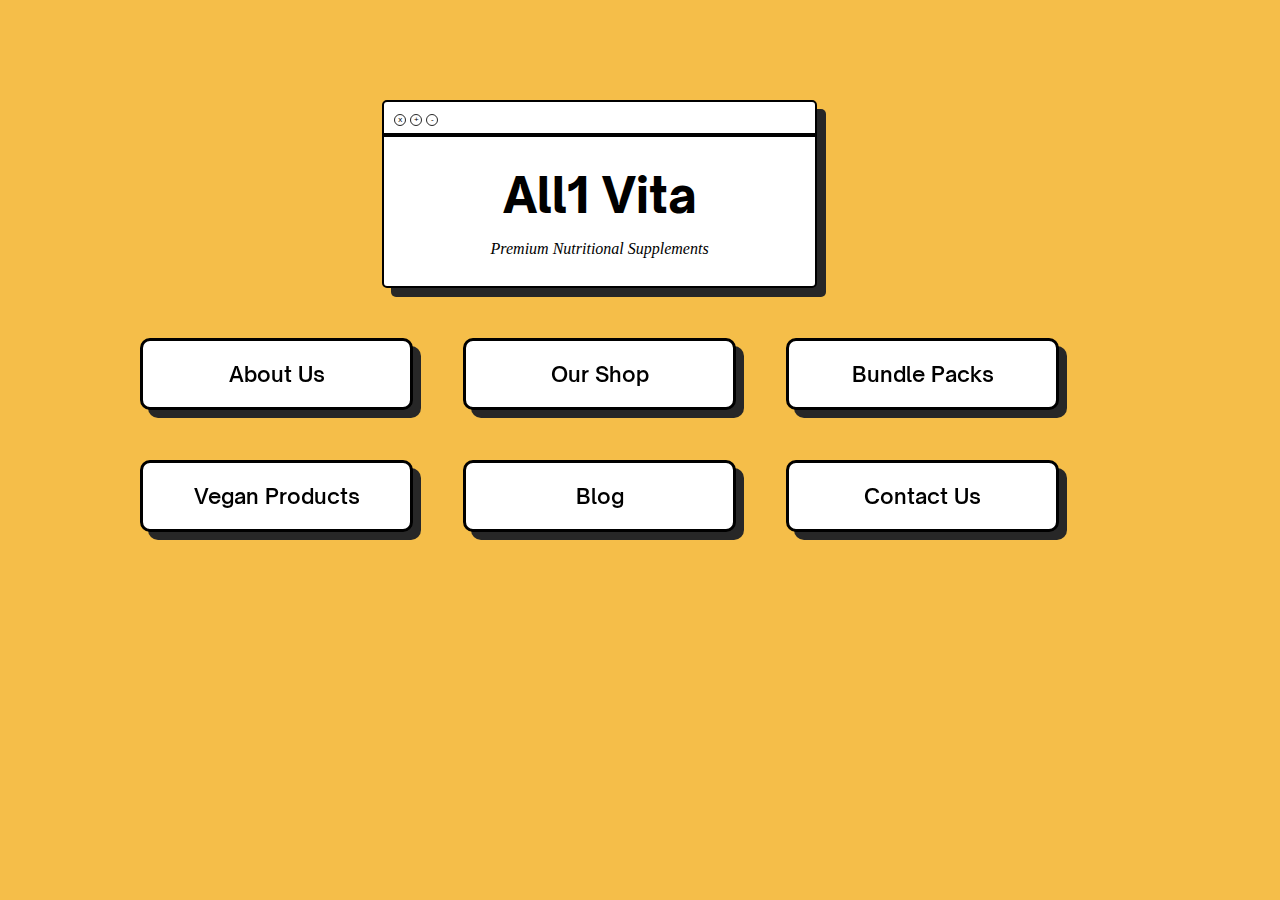
<file: vanilla/day-02/index.html>
<!DOCTYPE html>
<html lang="en">

<head>
  <meta charset="UTF-8">
  <meta http-equiv="X-UA-Compatible" content="IE=edge">
  <meta name="viewport" content="width=device-width, initial-scale=1.0">
  <link rel="stylesheet" href="./style.css">
  <title>Canva Series Day 2</title>
</head>

<body>

  <div class="wrapper">

    <header class="hero">
      <div class="window-btn-group">
        <button class="window-btn ext-btn">x</button>
        <button class="window-btn max-btn">+</button>
        <button class="window-btn min-btn">-</button>
      </div>
      <div class="hero-content">
        <h1>All1 Vita</h1>
        <p><i>Premium Nutritional Supplements</i></p>
      </div>
    </header>

    <button class="main-btn about">About Us</button>
    <button class="main-btn shop">Our Shop</button>
    <button class="main-btn bundle">Bundle Packs</button>
    <button class="main-btn products">Vegan Products</button>
    <button class="main-btn blog">Blog</button>
    <button class="main-btn contact">Contact Us</button>

  </div>

</body>

</html>
</file>
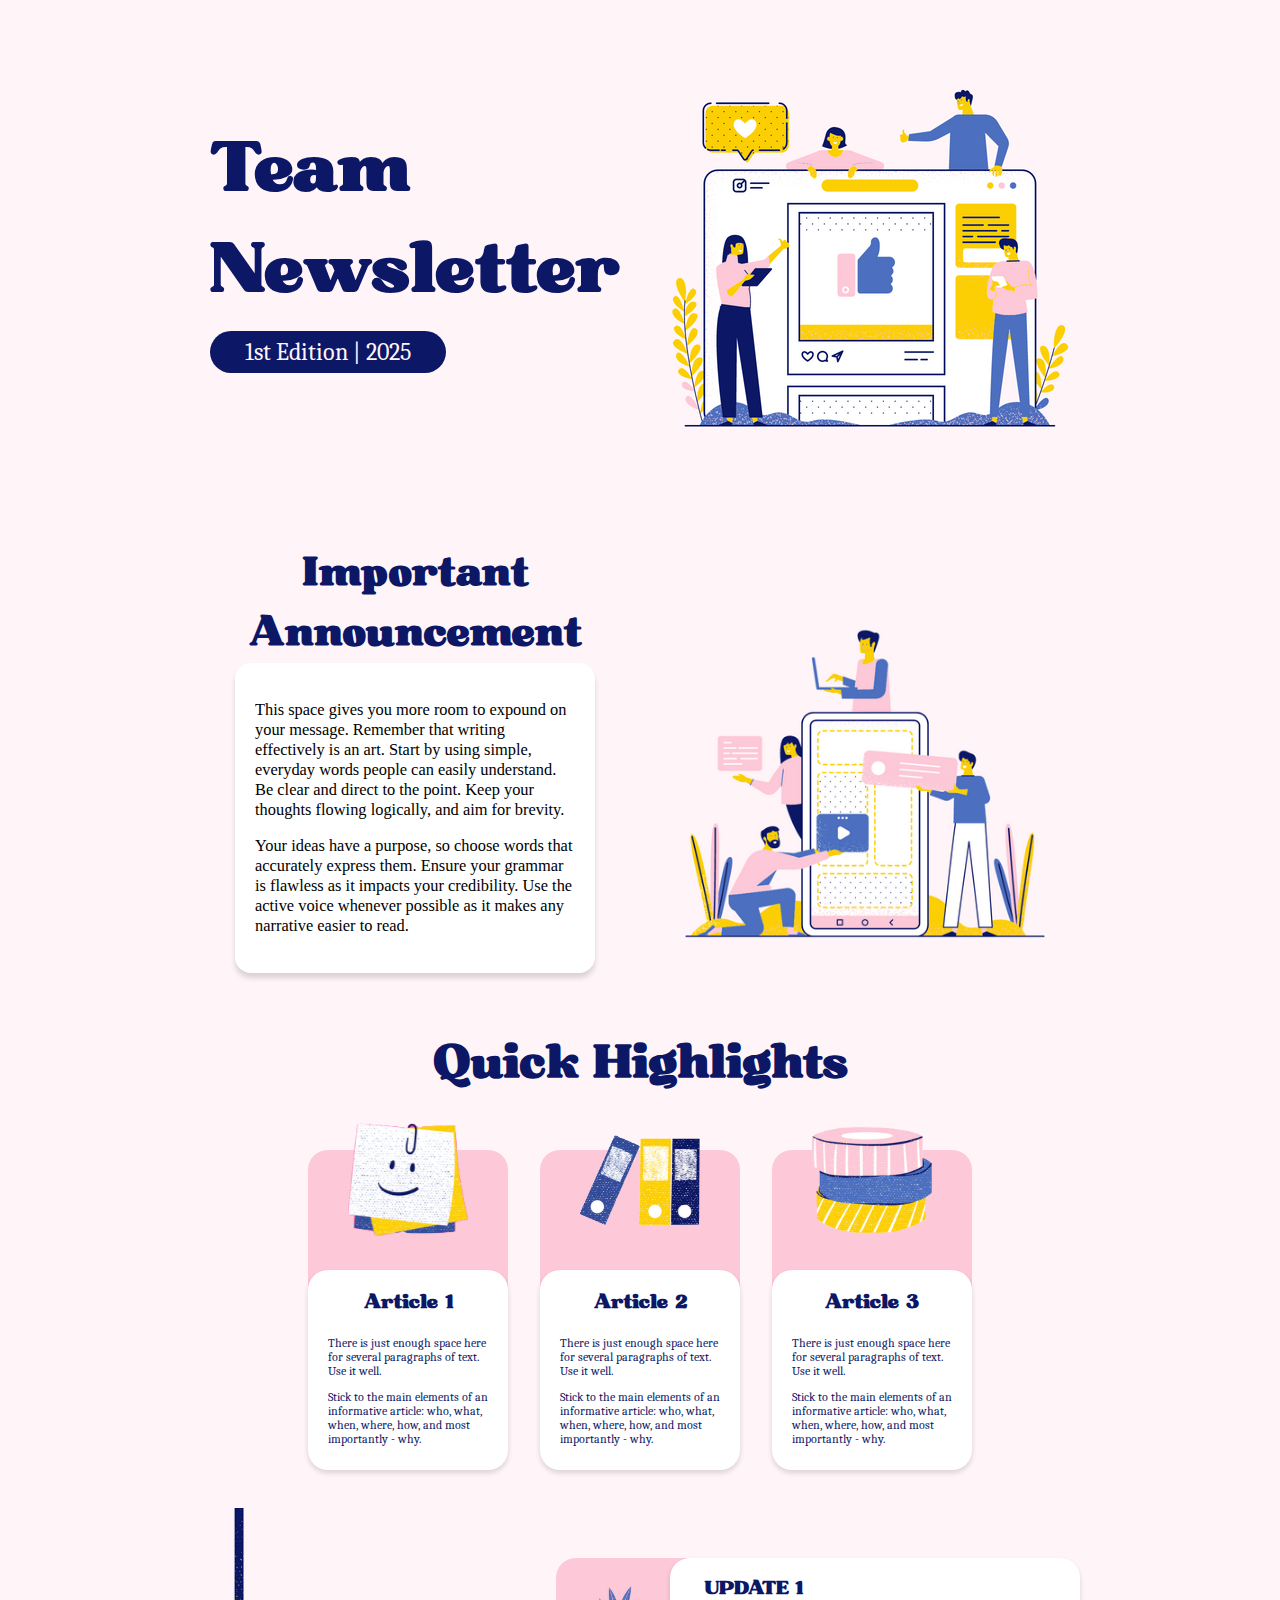
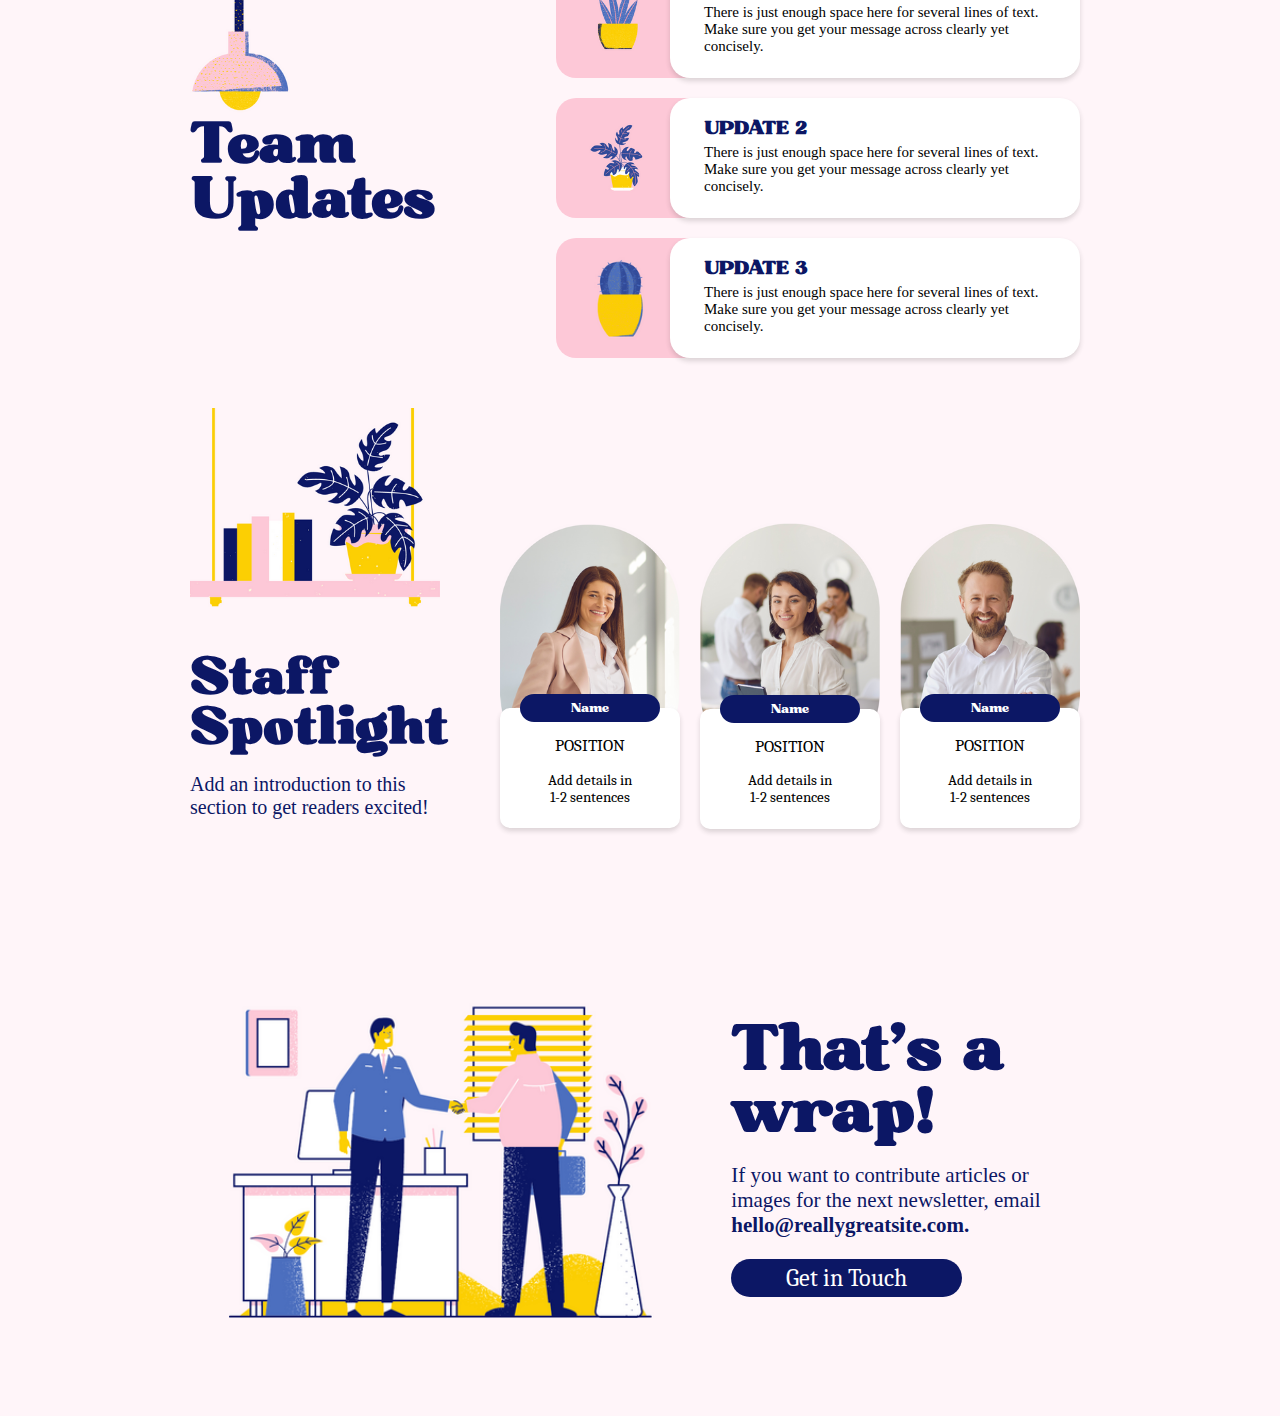
<file: vanilla/day-05/index.html>
<!DOCTYPE html>
<html lang="en">

<head>
  <meta charset="UTF-8">
  <meta http-equiv="X-UA-Compatible" content="IE=edge">
  <meta name="viewport" content="width=device-width, initial-scale=1.0">
  <link rel="stylesheet" href="style.css">
  <title>Canva Series Day 5</title>
</head>

<body>

  <section class="home">
    <div class="left">
      <h1>Team<br>Newsletter</h1>
      <p class="subtitle">1st Edition | 2025</p>
    </div>
    <img src="./public/img-1.png" alt="" srcset="">
  </section>

  <section class="announcements">
    <div>
      <h2>Important<br>Announcement</h2>
      <div class="text-block">
        <p>This space gives you more room to expound on your message. Remember that writing effectively is an art. Start
          by using simple, everyday words people can easily understand. Be clear and direct to the point. Keep your
          thoughts flowing logically, and aim for brevity.
        </p>
        <p>
          Your ideas have a purpose, so choose words that accurately express them. Ensure your grammar is flawless as it
          impacts your credibility. Use the active voice whenever possible as it makes any narrative easier to read.
        </p>
      </div>
    </div>
    <img src="./public/img-2.png" alt="">
  </section>

  <section class="highlights">
    <h2>Quick Highlights</h2>
    <div class="articles">
      <article>
        <div class="article-top">
          <img class="article-img" src="./public/post-it.png" alt="" srcset="">
        </div>
        <div class="article-bottom">
          <h3>Article 1</h3>
          <p>There is just enough space here for several paragraphs of text. Use it well.</p>
          <p>Stick to the main elements of an informative article: who, what, when, where, how, and most importantly -
            why.</p>
        </div>
      </article>

      <article>
        <div class="article-top">
          <img class="article-img" src="./public/books.png" alt="" srcset="">
        </div>
        <div class="article-bottom">
          <h3>Article 2</h3>
          <p>There is just enough space here for several paragraphs of text. Use it well.</p>
          <p>Stick to the main elements of an informative article: who, what, when, where, how, and most importantly -
            why.</p>
        </div>
      </article>

      <article>
        <div class="article-top">
          <img class="article-img" src="./public/tape.png" alt="" srcset="">
        </div>
        <div class="article-bottom">
          <h3>Article 3</h3>
          <p>There is just enough space here for several paragraphs of text. Use it well.</p>
          <p>Stick to the main elements of an informative article: who, what, when, where, how, and most importantly -
            why.</p>
        </div>
      </article>
    </div>
  </section>

  <section class="updates">
    <div>
      <img src="./public/lamp.png" alt="">
      <h2>Team<br>Updates</h2>
    </div>

    <div class="update-card-group">
      <div class="update-card">
        <div class="update-left">
          <img class="update-img" src="./public/plant-1.png" alt="" srcset="">
        </div>
        <div class="update-right">
          <h3>UPDATE 1</h3>
          <p>There is just enough space here for several lines of text. Make sure you get your message across clearly
            yet concisely.</p>
        </div>
      </div>

      <div class="update-card">
        <div class="update-left">
          <img class="update-img" src="./public/plant-2.png" alt="" srcset="">
        </div>
        <div class="update-right">
          <h3>UPDATE 2</h3>
          <p>There is just enough space here for several lines of text. Make sure you get your message across clearly
            yet concisely.</p>
        </div>
      </div>

      <div class="update-card">
        <div class="update-left">
          <img class="update-img" src="./public/plant-3.png" alt="" srcset="">
        </div>
        <div class="update-right">
          <h3>UPDATE 3</h3>
          <p>There is just enough space here for several lines of text. Make sure you get your message across clearly
            yet concisely.</p>
        </div>
      </div>
    </div>
  </section>

  <section class="spotlight">
    <div>
      <img class="spotlight-img" src="./public/shelf.png" alt="shelf" srcset="">
      <h2>Staff<br>Spotlight</h2>
      <p>Add an introduction to this section to get readers excited!</p>
    </div>

    <div class="profile-card-group">
      <div class="profile-card">
        <img src="./public/person-1.png" alt="" srcset="">
        <div class="profile-bio">
          <p class="name-p">Name</p>
          <p class="position-p">POSITION</p>
          <p class="content-p">Add details in 1-2 sentences</p>
        </div>
      </div>

      <div class="profile-card">
        <img src="./public/person-2.png" alt="" srcset="">
        <div class="profile-bio">
          <p class="name-p">Name</p>
          <p class="position-p">POSITION</p>
          <p class="content-p">Add details in 1-2 sentences</p>
        </div>
      </div>

      <div class="profile-card">
        <img src="./public/person-3.png" alt="" srcset="">
        <div class="profile-bio">
          <p class="name-p">Name</p>
          <p class="position-p">POSITION</p>
          <p class="content-p">Add details in 1-2 sentences</p>
        </div>
      </div>
    </div>
  </section>

  <section class="contact">
    <img src="./public/img-3.png" alt="">
    <div class="wrap">
      <h2>That's a wrap!</h2>
      <p>If you want to contribute articles or images for the next newsletter, email <b>hello@reallygreatsite.com.</b>
      </p>
      <button>Get in Touch</button>
    </div>
  </section>

</body>

</html>
</file>
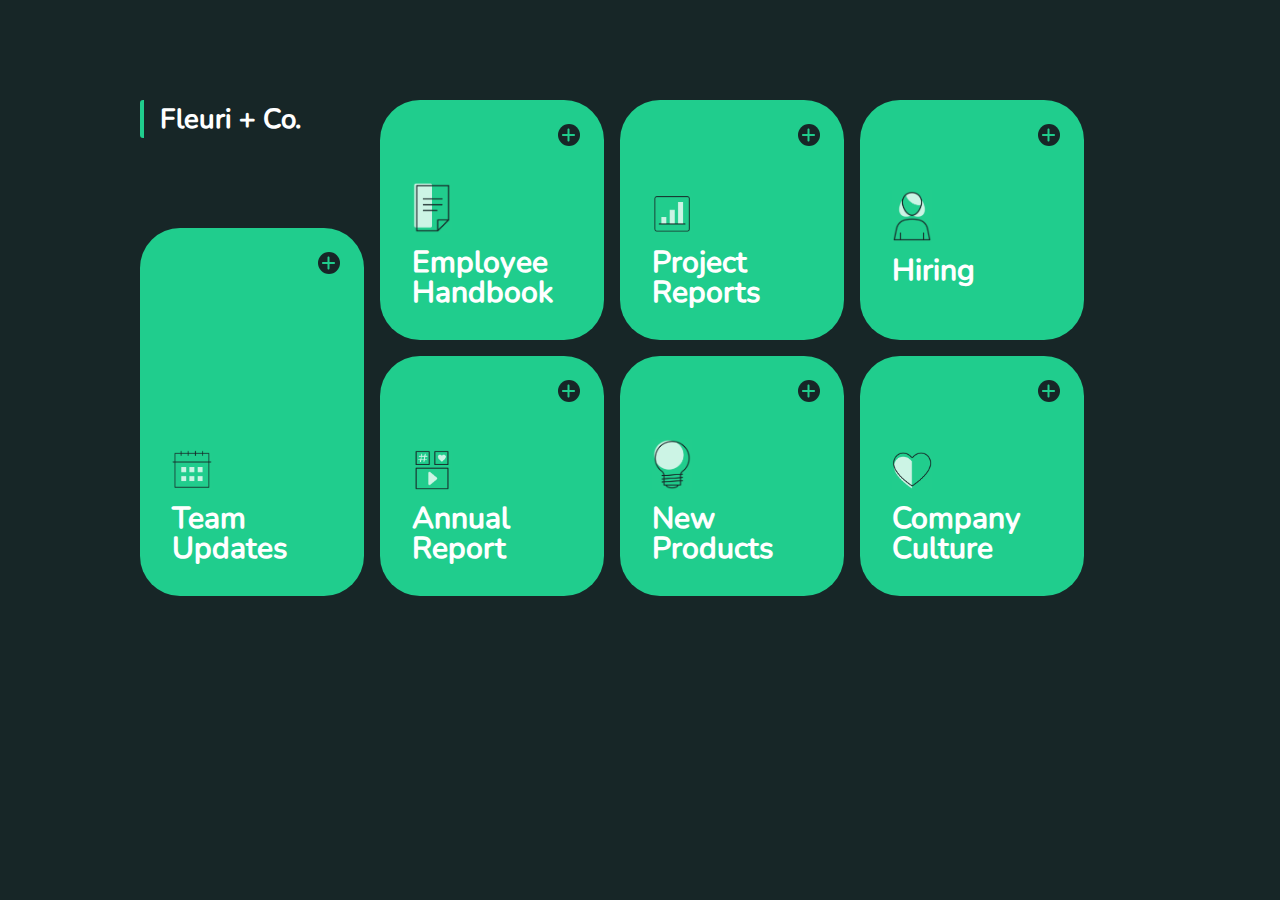
<file: vanilla/day-06/index.html>
<!DOCTYPE html>
<html lang="en">

<head>
  <meta charset="UTF-8">
  <meta http-equiv="X-UA-Compatible" content="IE=edge">
  <meta name="viewport" content="width=device-width, initial-scale=1.0">
  <link rel="stylesheet" href="style.css">
  <title>Canva Series Day 6</title>
</head>

<body>

  <main class="wrapper">
    <div class="title">
      <h1 class="title-text">Fleuri + Co.</h1>
    </div>

    <div class="updates -card">
      <button class="plus-btn">
        <svg class="plus-symbol" xmlns="http://www.w3.org/2000/svg"
          viewBox="0 0 448 512"><!--! Font Awesome Pro 6.3.0 by @fontawesome - https://fontawesome.com License - https://fontawesome.com/license (Commercial License) Copyright 2023 Fonticons, Inc. -->
          <path
            d="M240 80c0-17.7-14.3-32-32-32s-32 14.3-32 32V224H32c-17.7 0-32 14.3-32 32s14.3 32 32 32H176V432c0 17.7 14.3 32 32 32s32-14.3 32-32V288H384c17.7 0 32-14.3 32-32s-14.3-32-32-32H240V80z" />
        </svg></button>
      <div class="-body">
        <img class="icon" src="./public/calendar.png" alt="" srcset="">
        <h2>Team Updates</h2>
      </div>
    </div>

    <div class="handbook -card">
      <button class="plus-btn">
        <svg class="plus-symbol" xmlns="http://www.w3.org/2000/svg"
          viewBox="0 0 448 512"><!--! Font Awesome Pro 6.3.0 by @fontawesome - https://fontawesome.com License - https://fontawesome.com/license (Commercial License) Copyright 2023 Fonticons, Inc. -->
          <path
            d="M240 80c0-17.7-14.3-32-32-32s-32 14.3-32 32V224H32c-17.7 0-32 14.3-32 32s14.3 32 32 32H176V432c0 17.7 14.3 32 32 32s32-14.3 32-32V288H384c17.7 0 32-14.3 32-32s-14.3-32-32-32H240V80z" />
        </svg></button>
      <div class="-body">
        <img class="icon" src="./public/doc.png" alt="" srcset="">
        <h2>Employee Handbook</h2>
      </div>
    </div>

    <div class="report -card">
      <button class="plus-btn">
        <svg class="plus-symbol" xmlns="http://www.w3.org/2000/svg"
          viewBox="0 0 448 512"><!--! Font Awesome Pro 6.3.0 by @fontawesome - https://fontawesome.com License - https://fontawesome.com/license (Commercial License) Copyright 2023 Fonticons, Inc. -->
          <path
            d="M240 80c0-17.7-14.3-32-32-32s-32 14.3-32 32V224H32c-17.7 0-32 14.3-32 32s14.3 32 32 32H176V432c0 17.7 14.3 32 32 32s32-14.3 32-32V288H384c17.7 0 32-14.3 32-32s-14.3-32-32-32H240V80z" />
        </svg></button>
      <div class="-body">
        <img class="icon" src="./public/play.png" alt="" srcset="">
        <h2>Annual Report</h2>
      </div>
    </div>

    <div class="projects -card">
      <button class="plus-btn">
        <svg class="plus-symbol" xmlns="http://www.w3.org/2000/svg"
          viewBox="0 0 448 512"><!--! Font Awesome Pro 6.3.0 by @fontawesome - https://fontawesome.com License - https://fontawesome.com/license (Commercial License) Copyright 2023 Fonticons, Inc. -->
          <path
            d="M240 80c0-17.7-14.3-32-32-32s-32 14.3-32 32V224H32c-17.7 0-32 14.3-32 32s14.3 32 32 32H176V432c0 17.7 14.3 32 32 32s32-14.3 32-32V288H384c17.7 0 32-14.3 32-32s-14.3-32-32-32H240V80z" />
        </svg></button>
      <div class="-body">
        <img class="icon" src="./public/graph.png" alt="" srcset="">
        <h2>Project Reports</h2>
      </div>
    </div>

    <div class="products -card">
      <button class="plus-btn">
        <svg class="plus-symbol" xmlns="http://www.w3.org/2000/svg"
          viewBox="0 0 448 512"><!--! Font Awesome Pro 6.3.0 by @fontawesome - https://fontawesome.com License - https://fontawesome.com/license (Commercial License) Copyright 2023 Fonticons, Inc. -->
          <path
            d="M240 80c0-17.7-14.3-32-32-32s-32 14.3-32 32V224H32c-17.7 0-32 14.3-32 32s14.3 32 32 32H176V432c0 17.7 14.3 32 32 32s32-14.3 32-32V288H384c17.7 0 32-14.3 32-32s-14.3-32-32-32H240V80z" />
        </svg></button>
      <div class="-body">
        <img class="icon" src="./public/bulb.png" alt="" srcset="">
        <h2>New Products</h2>
      </div>
    </div>

    <div class="hiring -card">
      <button class="plus-btn">
        <svg class="plus-symbol" xmlns="http://www.w3.org/2000/svg"
          viewBox="0 0 448 512"><!--! Font Awesome Pro 6.3.0 by @fontawesome - https://fontawesome.com License - https://fontawesome.com/license (Commercial License) Copyright 2023 Fonticons, Inc. -->
          <path
            d="M240 80c0-17.7-14.3-32-32-32s-32 14.3-32 32V224H32c-17.7 0-32 14.3-32 32s14.3 32 32 32H176V432c0 17.7 14.3 32 32 32s32-14.3 32-32V288H384c17.7 0 32-14.3 32-32s-14.3-32-32-32H240V80z" />
        </svg></button>
      <div class="-body">
        <img class="icon" src="./public/figure.png" alt="" srcset="">
        <h2>Hiring</h2><br>
      </div>
    </div>

    <div class="culture -card">
      <button class="plus-btn">
        <svg class="plus-symbol" xmlns="http://www.w3.org/2000/svg"
          viewBox="0 0 448 512"><!--! Font Awesome Pro 6.3.0 by @fontawesome - https://fontawesome.com License - https://fontawesome.com/license (Commercial License) Copyright 2023 Fonticons, Inc. -->
          <path
            d="M240 80c0-17.7-14.3-32-32-32s-32 14.3-32 32V224H32c-17.7 0-32 14.3-32 32s14.3 32 32 32H176V432c0 17.7 14.3 32 32 32s32-14.3 32-32V288H384c17.7 0 32-14.3 32-32s-14.3-32-32-32H240V80z" />
        </svg></button>
      <div class="-body">
        <img class="icon" src="./public/heart.png" alt="" srcset="">
        <h2>Company Culture</h2>
      </div>
    </div>
  </main>
</body>

</html>
</file>
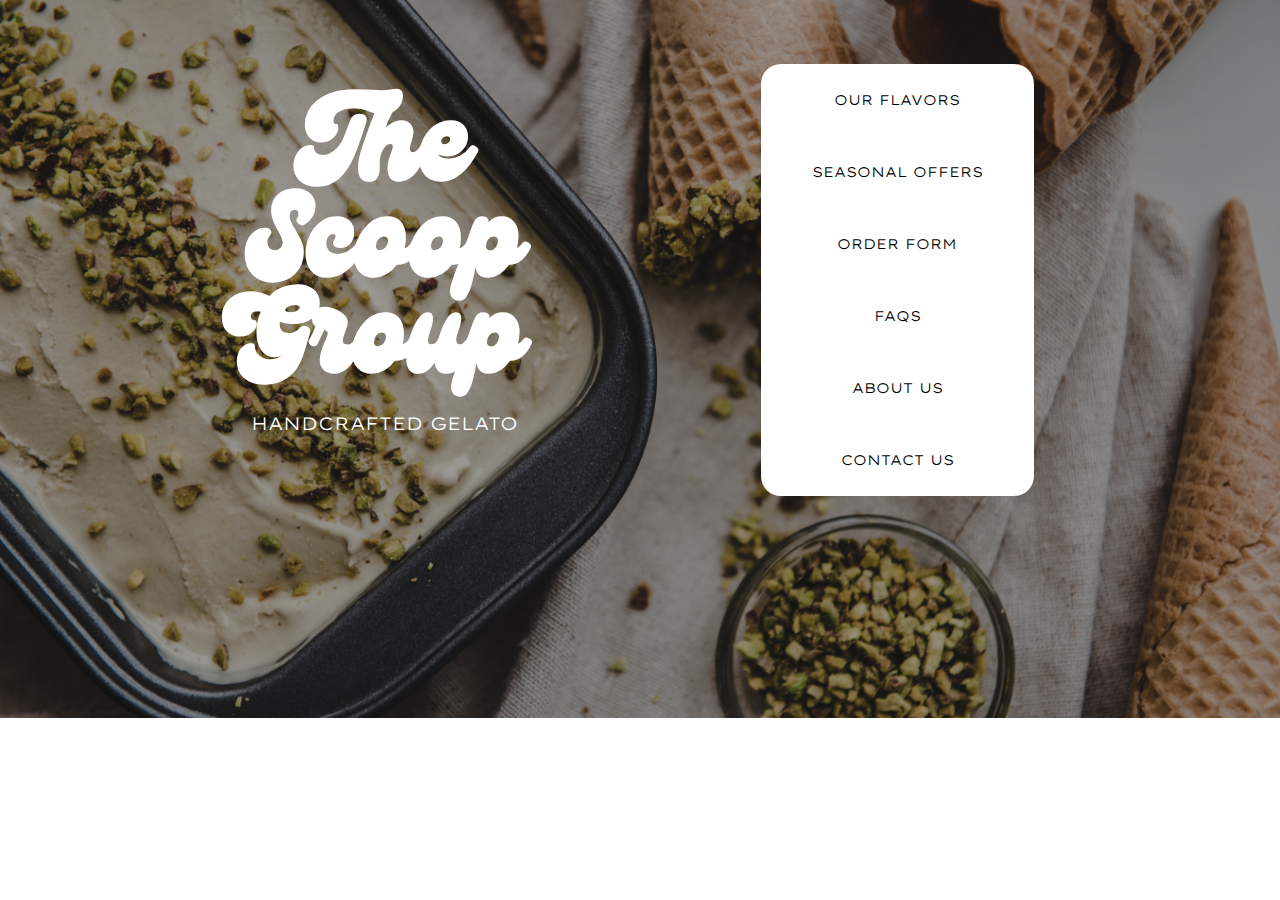
<file: vanilla/day-07/index.html>
<!DOCTYPE html>
<html lang="en">

<head>
  <meta charset="UTF-8">
  <meta http-equiv="X-UA-Compatible" content="IE=edge">
  <meta name="viewport" content="width=device-width, initial-scale=1.0">
  <link rel="stylesheet" href="style.css">
  <title>Canva Series Day 7</title>
</head>

<body>
  <main class="wrapper">
    <section id="left" class="left">
      <h1 class="title">The<br>Scoop<br>Group</h1>
      <p class="subtitle">HANDCRAFTED GELATO</p>
    </section>

    <section id="right" class="right">
      <ul class="btn-group">
        <li class="list-btn btn-first">OUR FLAVORS</li>
        <li class="list-btn">SEASONAL OFFERS</li>
        <li class="list-btn">ORDER FORM</li>
        <li class="list-btn">FAQS</li>
        <li class="list-btn">ABOUT US</li>
        <li class="list-btn btn-last">CONTACT US</li>
      </ul>
    </section>
  </main>
</body>

</html>
</file>
<file: vanilla/day-02/style.css>
@font-face {
  font-family: 'OSS-SemiBold';
  src: url('./public/OpenSauceSans-SemiBold.ttf');
}

@font-face {
  font-family: 'OSS-Bold';
  src: url('./public/OpenSauceSans-ExtraBold.ttf');
}

/* ### Grid ### */

.wrapper {
  width: 1000px;
  margin: 100px auto;
  display: grid;
  grid-template-columns: repeat(13, 1fr);
  gap: 50px;
  grid-auto-rows: minmax(50px, auto);
}

.hero {
  grid-column: 4 / 10;
  grid-row: 1 / 3
}

.about {
  grid-column: 1 / 5;
  grid-row: 3
}

.shop {
  grid-column: 5 / 9;
  grid-row: 3
}

.bundle {
  grid-column: 9 / 13;
  grid-row: 3
}

.products {
  grid-column: 1 / 5;
  grid-row: 4
}

.blog {
  grid-column: 5 / 9;
  grid-row: 4
}

.contact {
  grid-column: 9 / 13;
  grid-row: 4
}

/* ### Styles ### */

body {
  background-color: #f5be49;
}

p {
  font-family: 'Times New Roman', Times, serif;
}

.window-btn-group {
  padding: 6px 0 7px 10px;
  border-bottom: 4px solid black;
}

.window-btn {
  font-family: 'Lucida Sans', Verdana, sans-serif;
  font-weight: 100;
  font-size: 8px;
  height: 12px;
  width: 12px;
  align-items: center;
  line-height: 8px;
  background-color: white;
  border-radius: 50%;
  border: .5px solid #272727;
  padding: 0;
  cursor: pointer;
}

.hero {
  background-color: white;
  border: 2px solid black;
  border-radius: 5px;
  /* x | y | blur| spread | color */
  box-shadow: 9px 9px #272727;
}
.hero-content {
  text-align: center;
  padding: 12px;
}

.hero-content>h1 {
  font-family: 'OSS-Bold', Verdana, Tahoma, sans-serif;
  font-size: 3rem;
  font-weight: 900;
  margin: 1rem auto 0 auto;
}

.main-btn  {
  font-family: 'OSS-SemiBold', Arial, Helvetica, sans-serif;
  font-size: 21px;
  background-color: white;
  border: 3px solid black;
  border-radius: 10px;
  box-shadow: 8px 8px 0 0 #272727;
  height: 4.5rem;
  cursor: pointer;
  will-change: transform;
  transition: all 0.2s ease;
}

.main-btn:hover {
  transform: translate(6px, 6px);
  box-shadow: 2px 2px 0 0 #272727;
  /* animation-play-state: running; */
}

/* @keyframes float {
  0% {
    transform: translateY(0);
    transform: translateX(0);
    box-shadow: 8px 8px 0 0 #272727;
  }
  50% {
    transform: translateY(1px);
    transform: translateX(1px);
    box-shadow: 6px 6px 0 0 #272727;
  }
  100% {
    transform: translateY(0);
    transform: translateX(0);
    box-shadow: 8px 8px 0 0 #272727;
  }
} */

.main-btn:active {
  transform: translate(8px, 10px);
  box-shadow: -1px -1px 0 0 #272727;
  background-color: rgb(195, 195, 195);
  /* animation-play-state: paused; */
}

.ext-btn:hover {
  background-color: #ea2027c5;
}

.max-btn:hover {
  background-color: #a4cb38b4;
}

.min-btn:hover {
  background-color: #ffc412bf;
}
</file>
<file: vanilla/day-05/style.css>
@font-face {
  font-family: 'Bugaki';
  src: url('./public/Bugaki-Regular.otf');
}

@font-face {
  font-family: 'Caladea';
  src: url('./public/Caladea-Regular.ttf');
}

body {
  background-color: #fff5f9;

}

section {
  height: 500px;
  width: 90%;
  max-width: 900px;
  display: flex;
  margin: auto;
}

h1,
h2,
h3 {
  font-family: 'Bugaki';
  color: #0c1765
}

.home {
  flex-direction: row;
  justify-content: space-around;
  align-items: center;
}

.home>div>h1 {
  font-size: 66.6px;
  padding-right: 10px;
  margin: 0;
}

.home>div>img {
  margin: auto;
}

.subtitle {
  font-size: 24px;
  font-family: 'Caladea';
  background-color: #0c1765;
  border-radius: 50px;
  color: #fff5f9;
  width: fit-content;
  padding: 6px 34px;
  border: 1px solid transparent;
  margin-top: 10px;
}

.announcements {
  flex-direction: row;
  justify-content: space-around;
  align-items: center;
}

.announcements>div>h2 {
  font-size: 39.1px;
  text-align: center;
  margin: 0;
}

.announcements>div {
  width: 360px;
}

.announcements>img {
  width: 360px;
  margin-top: 50px;
}

.text-block {
  background-color: white;
  padding: 20px;
  border-radius: 16px;
  box-shadow: 0px 5px 5px #21212129;
}

.text-block>p {
  font-size: 16.4px;
  /* line-height: 1.2rem; */
}

.highlights {
  display: flex;
  flex-direction: column;
  justify-content: center;
  align-items: center;
}

.highlights>h2 {
  font-size: 44px;
  margin-top: 80px;
}

.articles {
  display: flex;
  flex-direction: row;
  justify-content: center;
  width: 100%;
}

article {
  display: flex;
  flex-direction: column;
  align-items: center;
  justify-content: center;
  margin: 16px;
}

.article-img {
  position: relative;
  width: 120px;
  top: -70px;
}

.article-top {
  background-color: #fdc8d7;
  border-radius: 20px;
  height: 200px;
  width: 200px;
  display: flex;
  align-items: center;
  justify-content: center;
}

.article-bottom {
  background-color: #ffffff;
  border-radius: 20px;
  height: 200px;
  width: 200px;
  position: relative;
  top: -80px;
  box-shadow: 0px 3px 5px #21212129;
}

.article-bottom>h3 {
  text-align: center;
}

.article-bottom>p {
  font-size: 12px;
  font-family: 'Caladea';
  color: #0c1765;
  padding: 0px 20px;
}

.updates {
  display: flex;
  flex-direction: row;
  justify-content: space-between;
}

.updates>div>h2 {
  font-size: 55px;
  line-height: 55px;
  margin: 0;
}

.updates>div>img {
  width: 100px;
}

.update-card-group {
  display: flex;
  flex-direction: column;
  justify-content: center;
}

.update-card {
  margin: 10px;
  display: flex;
  flex-direction: row;
}

.update-img {
  width: 60px;
  padding-right: 25px;
}

.update-left {
  background-color: #fdc8d7;
  border-radius: 20px;
  height: 120px;
  width: 150px;
  display: flex;
  justify-content: center;
  align-items: center;
  position: relative;
  right: -36px;
  z-index: -1;
}

.update-right {
  background-color: #ffffff;
  display: inline-block;
  border-radius: 20px;
  height: 120px;
  width: 410px;
  box-shadow: 0px 3px 5px #21212129;
}

.update-right>h3 {
  font-size: 18px;
  margin-top: 16px;
  margin-bottom: 2px;
  margin-left: 34px;

}

.update-right>p {
  font-size: 15px;
  margin-top: 0px;
  margin-left: 34px;
  padding-right: 30px;

}

.spotlight {
  display: flex;
  flex-direction: row;
}

.spotlight-img {
  width: 250px;
}

.spotlight>div>h2 {
  font-size: 50px;
  margin-bottom: 0;
  line-height: 50px;
}

.spotlight>div>p {
  font-size: 20px;
  color: #0c1765;
  width: 250px;
}



.profile-card-group {
  width: 100%;
  display: flex;
  flex-direction: row;
  align-items: center;
  justify-content: flex-end;
  padding-bottom: 40px;
}

.profile-card {
  margin: 10px;
}

.profile-card>img {
  width: 180px;
  position: relative;
  bottom: -76px;
  z-index: -1;
}

.profile-bio {
  background-color: #ffffff;
  border-radius: 10px;
  height: 120px;
  width: 180px;
  box-shadow: 0px 3px 5px #21212129;
}

.name-p {
  font-size: 12.2px;
  color: #ffffff;
  margin: auto;
  background-color: #0c1765;
  padding: 5px 25px;
  text-align: center;
  border-radius: 50px;
  font-family: 'Bugaki';
  width: 90px;
  position: relative;
  top: -14px;
}

.position-p {
  font-size: 16.6px;
  text-align: center;
  font-family: 'Caladea';
  margin-top: 0;
}

.content-p {
  font-size: 14.8px;
  text-align: center;
  font-family: 'Caladea';
  margin: 0 44px;
}

.contact {
  display: flex;
  flex-direction: row;
  justify-content: space-around;
  align-items: center;
}

.contact>img {
  height: 320px;
}

.wrap {
  width: 320px;
}

.wrap>h2 {
  font-size: 61.3px;
  margin: 0;
  line-height: 61.3px;
}

.wrap>p {
  font-size: 'Caladea';
  color: #0c1765;
  font-size: 21px;
}

.wrap>button {
  background-color: #0c1765;
  color: #ffffff;
  font-family: 'Caladea';
  font-size: 24px;
  border: none;
  border-radius: 50px;
  padding: 5px 55px;
}
</file>
<file: vanilla/day-06/style.css>
@font-face {
  font-family: 'Nunito';
  src: url('./public/Nunito-VariableFont_wght.ttf');
}

@font-face {
  font-family: 'Nunito-Light';
  src: url('./public/Nunito-Medium.ttf');
}

/* light green #20cd8d */
/* dark green #172627 */

body {
  background-color: #172627;
  font-family: 'Nunito-Light';
}

.-card {
  background-color: #20cd8d;
  color: #ffffff;
  border-radius: 40px;
  padding: 1.5rem 1.5rem;
  display: flex;
  flex-direction: column;
  justify-content: space-between;
  align-items: flex-start;
}

.-card:hover {
  background-color: #20cd8d;
}

.-body {
  padding: .5rem;
}

.plus-btn {
  width: 1.4rem;
  height: 1.4rem;
  background-color: #172627;
  color: #20cd8d;
  border: none;
  border-radius: 50px;
  display: flex;
  align-items: center;
  justify-content: center;
  padding: 0;
  align-self: flex-end;
}

.plus-btn:hover {
  background-color: #172627c3;
}

svg.plus-symbol {
  fill: #20cd8d;
  height: 1rem;
  width: 1rem;
}

.icon {
  width: 2.5rem;
  padding-bottom: .5rem;
}

.title-text {
  color: #ffffff;
  border-left: solid 4px #20cd8d;
  padding-left: 1rem;
  border-top-left-radius: 3px;
  border-bottom-left-radius: 3px;;
}

h1 {
  font-size: 27.5px;
  margin: 0;
}

h2 {
  font-size: 30px;
  line-height: 30px;
  margin: 0;
}

/* ### Grid ### */

.wrapper {
  width: 1000px;
  margin: 100px auto;
  display: grid;
  grid-template-columns: repeat(4, 14rem);
  gap: 1rem;
  grid-template-rows: repeat(4, 7rem);
}

.title {
  grid-column: 1;
  grid-row: 1 / 2;
}

.updates {
  grid-column: 1;
  grid-row: 2 / 5;
}

.handbook {
  grid-column: 2;
  grid-row: 1 / 3;
}

.report {
  grid-column: 2;
  grid-row: 3 / 5;
}

.projects {
  grid-column: 3;
  grid-row: 1 / 3;
}

.products {
  grid-column: 3;
  grid-row: 3 / 5;
}

.hiring {
  grid-column: 4;
  grid-row: 1 / 3;
}

.culture {
  grid-column: 4;
  grid-row: 3 / 5
}
</file>
<file: vanilla/day-07/style.css>
@font-face {
  font-family: 'Genty';
  src: url('./public/GentyDemo-Regular.otf');
}

@font-face {
  font-family: 'Lexend Mega';
  src: url('./public/LexendMega-Light.ttf');
}

body {
  background-image: url('./public/background.png');
  background-size: cover;
  background-repeat: no-repeat;
}

h1 {
  margin: 0;
}

ul {
  padding: 0;
  margin: 0;
}

li {
  list-style: none;
  padding: 0;
  margin: 0;
  cursor: pointer;
}

.wrapper {
  display: flex;
  flex-direction: row;
  align-items: center;
  justify-content: space-evenly;
  margin-top: 4rem;
}

.title {
  font-family: 'Genty';
  color: white;
  text-align: center;
  line-height: 96px;
  font-size: 115px;
}

.subtitle {
  font-family: 'Lexend Mega';
  color: white;
  text-align: center;
  line-height: 18px;
  font-size: 18px;
}

.btn-group {
  background-color: white;
  border-radius: 20px;
}

.list-btn {
  font-family: 'Lexend Mega';
  text-align: center;
  line-height: 14px;
  font-size: 14px;
  color: black;
  padding: 28px 50px;
  border: 1px solid transparent;

  transition-duration: 0.3s;
  transition-property: background-color, text-decoration;
}

.list-btn:hover, .hvr-fade:focus, .hvr-fade:active {
  background-color: #93c572d5;
  text-decoration: underline;
}


.btn-first {
  border-top-right-radius: 20px;
  border-top-left-radius: 20px;

}

.btn-last {
  border-bottom-right-radius: 20px;
  border-bottom-left-radius: 20px;
}
</file>
